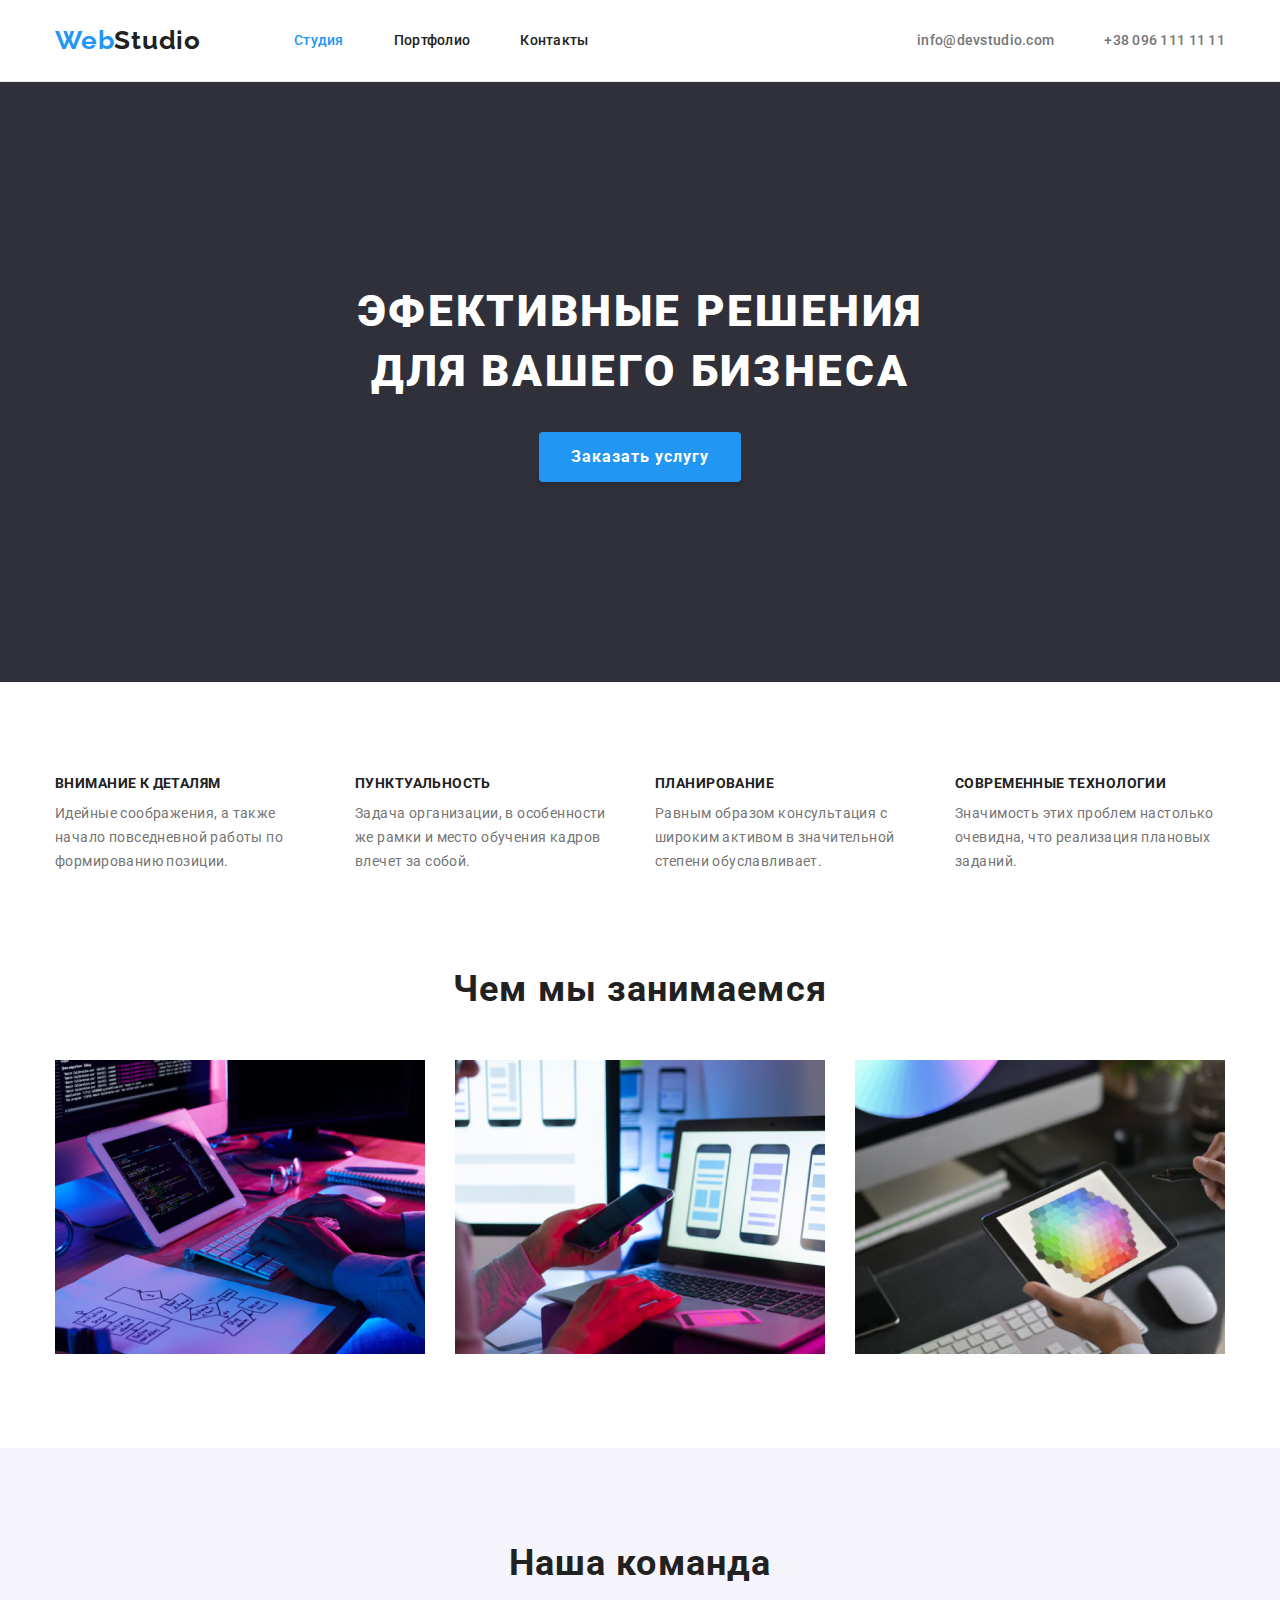
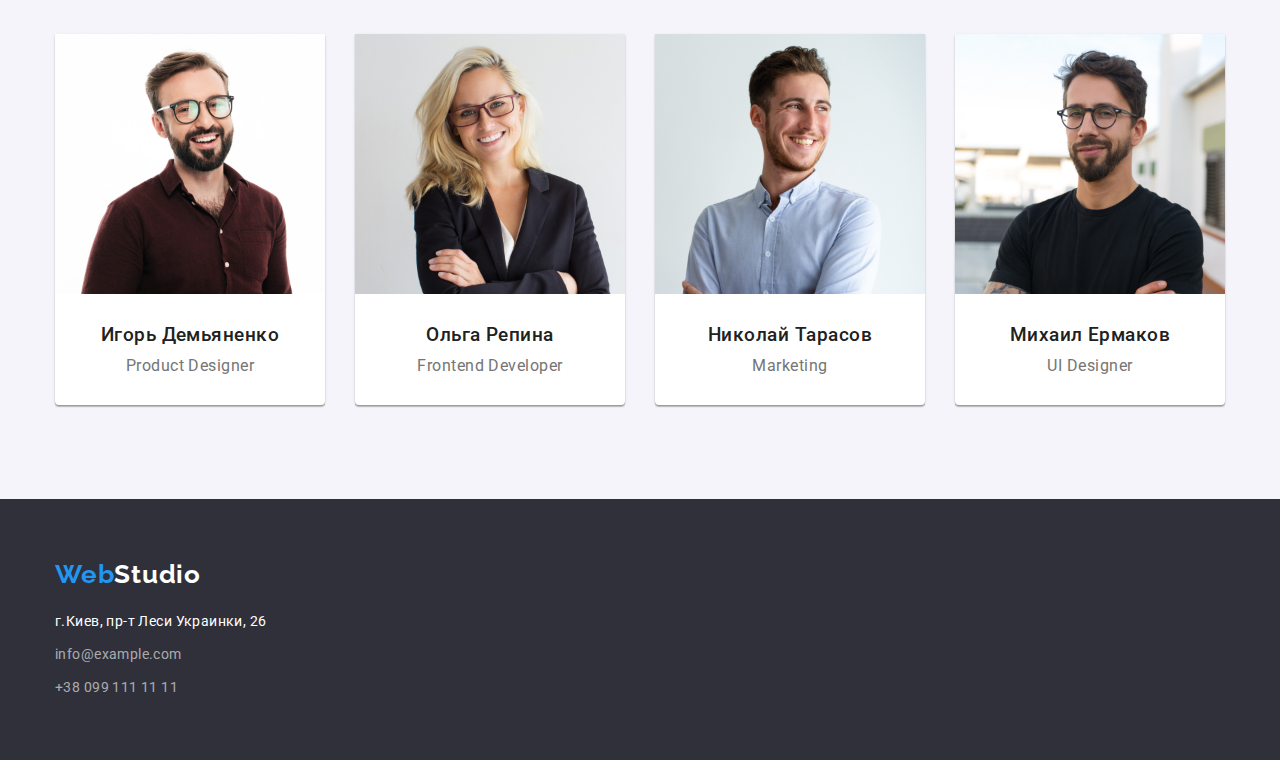
<file: index.html>
<!DOCTYPE html>
<html lang="ru">
  <head>
    <meta charset="UTF-8" />
    <meta name="viewport" content="width=device-width, initial-scale=1.0" />
    <link
      href="https://fonts.googleapis.com/css2?family=Raleway:wght@700&family=Roboto:wght@400;500;700;900&display=swap"
      rel="stylesheet"
    />
    <!-- подключаем normalize -->
    <link rel="stylesheet" href="./styles/normalize.css" />
    <!-- подключаем нашу таблицу стилей -->
    <link rel="stylesheet" href="./styles/styles.css" />
    <title>WebStudio</title>
  </head>
  <body>
    <!-- Header -->
    <header class="header">
      <!-- div container -->
      <div class="container flex">
        <!-- navigation -->
        <nav class="nav">
          <!-- Logo -->
          <a class="logo" href="./index.html">
            <span class="logo-head">Web</span>Studio</a
          >
          <!-- Main links -->
          <ul class="nav-links list">
            <li><a class="link current" href="./index.html">Студия</a></li>
            <li><a class="link" href="./portfolio.html">Портфолио</a></li>
            <li><a class="link" href="">Контакты</a></li>
          </ul>
        </nav>
        <!-- Contacts -->
        <ul class="contact list">
          <li>
            <a class="link" href="mailto:info@devstudio.com"
              >info&commat;devstudio.com</a
            >
          </li>
          <li>
            <a class="link" href="tel:+380961111111">+38 096 111 11 11</a>
          </li>
        </ul>
      </div>
    </header>
    <!-- Main -->
    <main>
      <!-- Hero section -->
      <section class="hero">
        <!-- div hero -->
        <div class="hero-container">
          <h1 class="hero-title">Эфективные решения для вашего бизнеса</h1>
          <a class="hero-button" href="">Заказать услугу</a>
        </div>
      </section>
      <!-- Our features section -->
      <section class="section features">
        <div class="container flex">
          <!-- h2 need to hide (заголовок для семантики нужно будет скрыть) -->
          <!-- <h2 class="hide-head">Our features</h2> -->
          <ul class="our-features list">
            <li>
              <h3 class="title">Внимание к деталям</h3>
              <p>
                Идейные соображения, а также начало повседневной работы по
                формированию позиции.
              </p>
            </li>
            <li>
              <h3 class="title">Пунктуальность</h3>
              <p>
                Задача организации, в особенности же рамки и место обучения
                кадров влечет за собой.
              </p>
            </li>
            <li>
              <h3 class="title">Планирование</h3>
              <p>
                Равным образом консультация с широким активом в значительной
                степени обуславливает.
              </p>
            </li>
            <li>
              <h3 class="title">Современные технологии</h3>
              <p>
                Значимость этих проблем настолько очевидна, что реализация
                плановых заданий.
              </p>
            </li>
          </ul>
        </div>
      </section>
      <!-- What we do section -->
      <section class="section what-we-do">
        <!-- div container -->
        <div class="container flex">
          <h2 class="section-title">Чем мы занимаемся</h2>
          <ul class="whatwedo-list list">
            <li>
              <img src="./img/some-img-1.jpg" alt="Desctop" width="370" />
            </li>
            <li><img src="./img/some-img-2.jpg" alt="Mobile" width="370" /></li>
            <li><img src="./img/some-img-3.jpg" alt="Tablet" width="370" /></li>
          </ul>
        </div>
      </section>
      <!-- Our team section -->
      <section class="section team">
        <!-- div container -->
        <div class="container flex">
          <h2 class="section-title">Наша команда</h2>
          <ul class="our-team list">
            <li>
              <img
                src="./img/Igor-Demyanenko.jpg"
                alt="Igor-Demyanenko"
                width="270"
              />
              <h3 class="title">Игорь Демьяненко</h3>
              <p lang="en">Product Designer</p>
            </li>
            <li>
              <img src="./img/Olha-Repina.jpg" alt="Olha-Repina" width="270" />
              <h3 class="title">Ольга Репина</h3>
              <p lang="en">Frontend Developer</p>
            </li>
            <li>
              <img
                src="./img/Nikolay-Tarasov.jpg"
                alt="Nikolay-Tarasov"
                width="270"
              />
              <h3 class="title">Николай Тарасов</h3>
              <p lang="en">Marketing</p>
            </li>
            <li>
              <img
                src="./img/Michail-Ermakov.jpg"
                alt="Michail-Ermakov"
                width="270"
              />
              <h3 class="title">Михаил Ермаков</h3>
              <p lang="en">UI Designer</p>
            </li>
          </ul>
        </div>
      </section>
    </main>
    <!-- Footer -->
    <footer class="footer">
      <!-- div container -->
      <div class="container flex">
        <!-- обертка лого+адресс -->
        <div class="div-address">
          <!-- Logo -->
          <a class="logo" href="./index.html">
            <span class="logo-head">Web</span>Studio</a
          >
          <!-- address -->
          <address class="address">
            <span class="street">г.Киев, пр-т Леси Украинки, 26</span><br />
            <!-- contacts -->
            <a class="link" href="mailto:info@example.com"
              >info&commat;example.com</a
            >
            <a class="link" href="tel:+380991111111">+38 099 111 11 11</a>
          </address>
        </div>
      </div>
    </footer>
  </body>
</html>
</file>
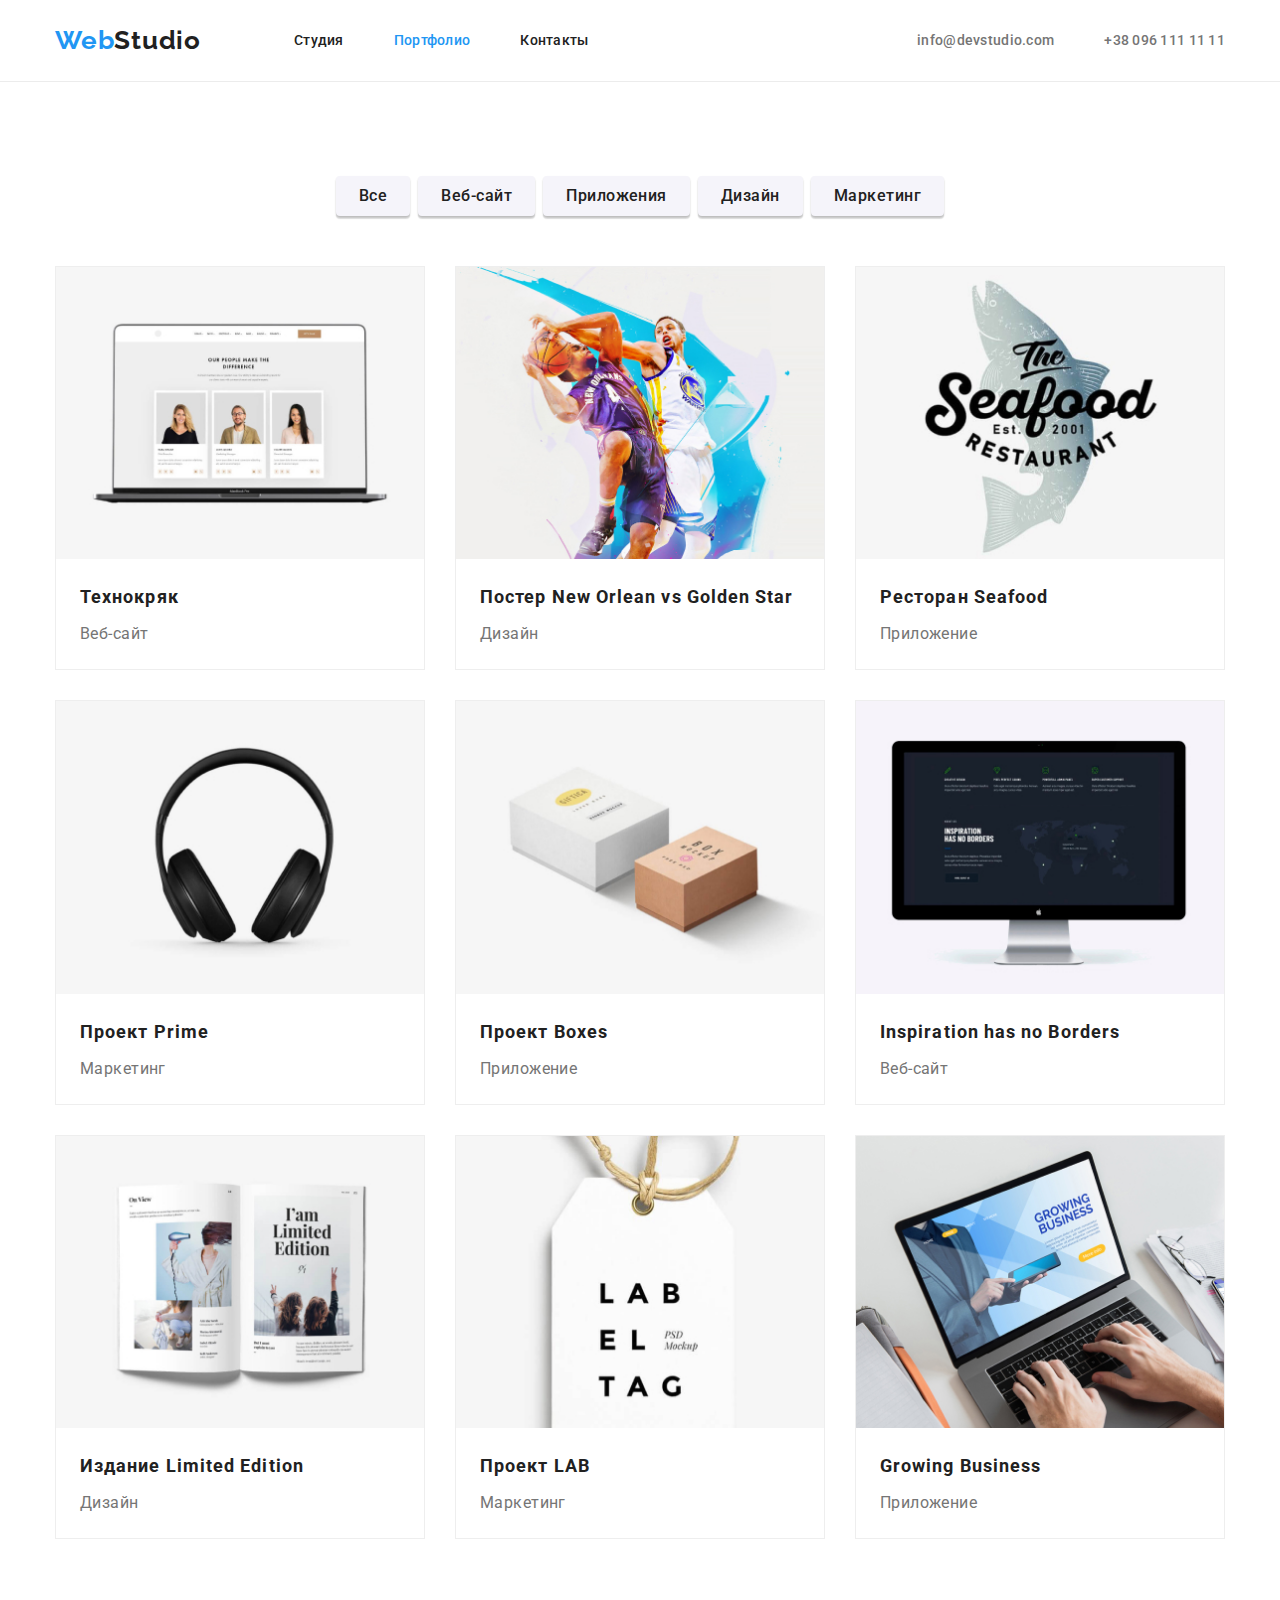
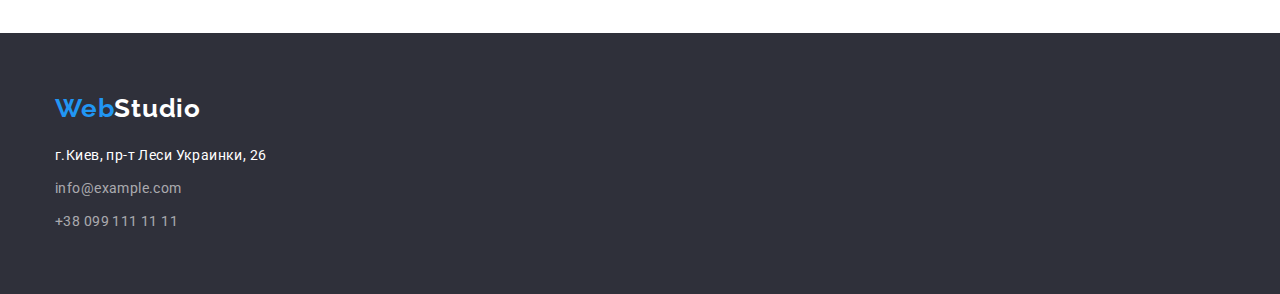
<file: portfolio.html>
<!DOCTYPE html>
<html lang="ru">
  <head>
    <meta charset="UTF-8" />
    <meta name="viewport" content="width=device-width, initial-scale=1.0" />
    <link
      href="https://fonts.googleapis.com/css2?family=Raleway:wght@700&family=Roboto:wght@400;500;700;900&display=swap"
      rel="stylesheet"
    />
    <!-- подключаем normalize -->
    <link rel="stylesheet" href="./styles/normalize.css" />
    <!-- подключаем нашу таблицу стилей -->
    <link rel="stylesheet" href="./styles/styles.css" />
    <title>WebStudio</title>
  </head>
  <body>
    <!-- Header -->
    <header class="header">
      <!-- div container -->
      <div class="container flex">
        <!-- navigation -->
        <nav class="nav">
          <!-- Logo -->
          <a class="logo" href="./index.html"
            ><span class="logo-head">Web</span>Studio</a
          >
          <!-- Main links -->
          <ul class="nav-links list">
            <li><a class="link" href="./index.html">Студия</a></li>
            <li>
              <a class="link current" href="./portfolio.html">Портфолио</a>
            </li>
            <li><a class="link" href="">Контакты</a></li>
          </ul>
        </nav>
        <!-- Contacts -->
        <ul class="contact list">
          <li>
            <a class="link" href="mailto:info@devstudio.com"
              >info&commat;devstudio.com</a
            >
          </li>
          <li>
            <a class="link" href="tel:+380961111111">+38 096 111 11 11</a>
          </li>
        </ul>
      </div>
    </header>
    <!-- Main -->
    <main class="main-portfolio">
      <!-- div filter -->
      <div class="container flex filter">
        <!-- h1 need to hide (заголовок для семантики нужно будет скрыть) -->
        <!-- <h1 class="hide-head">Портфолио WebStudio</h1> -->
        <!-- Button filter section-->

        <!-- h2 need to hide (Заголовок для семантики, нужно будет скрыть)  -->
        <!-- валидатор ругается из-за отсутствия этого заголовка -->
        <!-- <h2 class="hide-head">Фильтр</h2> -->
        <ul class="filter-list list">
          <li class="item">
            <button class="button" type="button">Все</button>
          </li>
          <li class="item">
            <button class="button" type="button">Веб-сайт</button>
          </li>
          <li class="item">
            <button class="button" type="button">Приложения</button>
          </li>
          <li class="item">
            <button class="button" type="button">Дизайн</button>
          </li>
          <li class="item">
            <button class="button" type="button">Маркетинг</button>
          </li>
        </ul>
      </div>
      <!-- Projects section -->
      <!-- div projects -->
      <div class="container projects flex">
        <!-- h2 need to hide (заголовок для семантики нужно будет скрыть)-->
        <!-- <h2 class="hide-head">Наши проекты</h2> -->
        <!-- list of projects -->
        <ul class="projects-list list">
          <li>
            <a class="projects-link" href="">
              <!-- картинка карточки -->
              <div class="card-img">
                <img
                  src="./img/technokryak.jpg"
                  alt="Three people on the laptop screen"
                  width="370"
                />
              </div>
              <!-- описание карточки -->
              <div class="card-title">
                <h3 class="title">Технокряк</h3>
                <p>Веб-сайт</p>
              </div>
            </a>
          </li>
          <li>
            <a class="projects-link" href="">
              <!-- картинка карточки -->
              <div class="card-img">
                <img
                  src="./img/poster-new-orlean.jpg"
                  alt="Two basketball players"
                  width="370"
                />
              </div>
              <!-- описание карточки -->
              <div class="card-title">
                <h3 class="title">Постер New Orlean vs Golden Star</h3>
                <p>Дизайн</p>
              </div>
            </a>
          </li>
          <li>
            <a class="projects-link" href="">
              <!-- картинка карточки -->
              <div class="card-img">
                <img
                  src="./img/restorant-seafood.jpg"
                  alt="Restaurant sign"
                  width="370"
                />
              </div>
              <!-- описание карточки -->
              <div class="card-title">
                <h3 class="title">Ресторан Seafood</h3>
                <p>Приложение</p>
              </div>
            </a>
          </li>
          <li>
            <a class="projects-link" href="">
              <!-- картинка карточки -->
              <div class="card-img">
                <img src="./img/project-prime.jpg" alt="headers" width="370" />
              </div>
              <!-- описание карточки -->
              <div class="card-title">
                <h3 class="title">Проект Prime</h3>
                <p>Маркетинг</p>
              </div>
            </a>
          </li>
          <li>
            <a class="projects-link" href="">
              <!-- картинка карточки -->
              <div class="card-img">
                <img
                  src="./img/project-boxes.jpg"
                  alt="Two boxes"
                  width="370"
                />
              </div>
              <!-- описание карточки -->
              <div class="card-title">
                <h3 class="title">Проект Boxes</h3>
                <p>Приложение</p>
              </div>
            </a>
          </li>
          <li>
            <a class="projects-link" href="">
              <!-- картинка карточки -->
              <div class="card-img">
                <img
                  src="./img/inspiration-no-borders.jpg"
                  alt="World map is displayed in the monitor"
                  width="370"
                />
              </div>
              <!-- описание карточки -->
              <div class="card-title">
                <h3 class="title">Inspiration has no Borders</h3>
                <p>Веб-сайт</p>
              </div>
            </a>
          </li>
          <li>
            <a class="projects-link" href="">
              <!-- картинка карточки -->
              <div class="card-img">
                <img
                  src="./img/limited-edition.jpg"
                  alt="Open book"
                  width="370"
                />
              </div>
              <!-- описание карточки -->
              <div class="card-title">
                <h3 class="title">Издание Limited Edition</h3>
                <p>Дизайн</p>
              </div>
            </a>
          </li>
          <li>
            <a class="projects-link" href="">
              <!-- картинка карточки -->
              <div class="card-img">
                <img
                  src="./img/project-lab.jpg"
                  alt="sign with text"
                  width="370"
                />
              </div>
              <!-- описание карточки -->
              <div class="card-title">
                <h3 class="title">Проект LAB</h3>
                <p>Маркетинг</p>
              </div>
            </a>
          </li>
          <li>
            <a class="projects-link" href="">
              <!-- картинка карточки -->
              <div class="card-img">
                <img
                  src="./img/growing-buisnes.jpg"
                  alt="hands on the laptop"
                  width="370"
                />
              </div>
              <!-- описание карточки -->
              <div class="card-title">
                <h3 class="title">Growing Business</h3>
                <p>Приложение</p>
              </div>
            </a>
          </li>
        </ul>
      </div>
    </main>
    <!-- footer -->
    <footer class="footer">
      <!-- div container -->
      <div class="container flex">
        <!-- обертка лого+адресс -->
        <div class="div-address">
          <!-- Logo -->
          <a class="logo" href=""><span class="logo-head">Web</span>Studio</a>
          <!-- address -->
          <address class="address">
            <span class="street">г.Киев, пр-т Леси Украинки, 26</span><br />
            <!-- contacts -->
            <a class="link" href="mailto:info@example.com"
              >info&commat;example.com</a
            >
            <a class="link" href="tel:+380991111111">+38 099 111 11 11</a>
          </address>
        </div>
      </div>
    </footer>
  </body>
</html>
</file>
<file: styles/styles.css>
/*
 палитра макета
 Основной цвет текста #757575;
 вторичный цвет #212121; 
 цвет акцент #2196F3;
 второй цвет текста #FFFFFF;
 цвет футер ссылки rgba(255, 255, 255, 0.6);
 
 вторичный цвет фона #2F303A;
 третий цвет фона #F5F4FA;
 
*/
/* устанавливаем тип блочной модели для документа */
html {
  box-sizing: border-box;
}

/* убрал аутлайн при фокусе */
*:focus {
  outline-style: none;
}

:root {
  --primary-text-color: #757575;
  --title-text-color: #212121;
  --accent-color: #2196f3;
  --white-color: #ffffff;

  --alt-bg-color: #f5f4fa;
  --secondary-bg-color: #2f303a;
  --footer-link-color: rgba(255, 255, 255, 0.6);
}
body {
  background-color: var(--white-color);
  color: var(--primary-text-color);
  font-family: "Roboto", sans-serif;
  font-weight: 400;
  font-size: 14px;
  line-height: 1.71;
  letter-spacing: 0.03em;
}
img {
  display: block;
  max-width: 100%;
  height: auto;
}
/* убираем подчеркивание у ссылок, включаем наследование от родителя*/
a {
  color: inherit;
  text-decoration: none;
}
/* убираем "точечки", марджины и левый паддинг в списках */
.list {
  list-style: none;
  margin: 0;
  padding-left: 0;
}
/* header */
.header {
  background-color: var(--white-color);
  font-weight: 500;
  font-size: 14px;
  line-height: 1.14;
  letter-spacing: 0.02em;
  /* добавлям линии согласно макета */
  border-top: 1px solid #fff;
  border-bottom: 1px solid #ececec;
}
/* создаем контейнер для контента */
.container,
.hero-container {
  width: 1200px;
  padding: 0 15px;

  margin: 0 auto;
}
/* создаем флекс элементы,
 даем возможность переноса элементов на другую строку */
.flex {
  display: flex;
  flex-wrap: wrap;
  /* background-color: teal; */
}
/* центрируем элементы в хедере по вертикали, 
 добавляем паддинги*/
.header {
  align-items: center;
  padding-top: 24px;
  padding-bottom: 25px;
}
/* элементы хедера превращаем во флекс элементы */
.nav,
.nav-links,
.contact {
  display: flex;
}
/* центрируем элементы */
.nav,
.contact {
  align-items: center;
}
/* раскрасим логотип */
.logo {
  margin-right: 93px;

  font-family: "Raleway", sans-serif;
  font-weight: 700;
  font-size: 26px;
  line-height: 1.2;
  letter-spacing: 0.03em;
}
.header .logo {
  color: var(--title-text-color);
}
.footer .logo {
  color: var(--white-color);
}
.logo-head {
  color: var(--accent-color);
}

/* навигация по сайту */
.nav-links li + li {
  margin-left: 50px;
}
/* расширяем зону активации ссылок в шапке для лучшего юзабилити */
.header .link {
  display: block;
  margin: 0;
  padding: 6px 0;
}
/* nav-links <a> определяем цвет навигации*/
.nav-links .link {
  color: var(--title-text-color);
}
/* header, footer links hover, focus цвет при наведении, фокусе  */
.nav-links .link.current,
.nav-links .link:hover,
.nav-links .link:focus,
.contact .link:hover,
.contact .link:focus,
.address .link:hover,
.address .link:focus {
  color: var(--accent-color);
}
/* контактная информация */
.contact {
  margin-left: auto;
}
.contact li + li {
  margin-left: 50px;
}
/* Секция героя */
/* центрируем текст в герое */
.hero {
  display: flex;
  flex-wrap: wrap;
  text-align: center;
  margin: 0 auto;
  padding: 200px 0;
}

/* hero, footer заливка фона*/
.hero,
.footer {
  background-color: var(--secondary-bg-color);
}

/* hero title заголовок. Убираем дефолтные марджины */
.hero-title {
  width: 600px;
  margin: 0 auto 30px;

  color: var(--white-color);
  font-weight: 900;
  font-size: 44px;
  line-height: 1.36;

  letter-spacing: 0.06em;
  text-transform: uppercase;
}
/* hero button кнопка */
.hero-button {
  display: inline-block;
  /* форма кнопки */
  min-width: 200px;
  min-height: 50px;
  padding: 10px 32px;

  box-shadow: 0px 4px 4px rgba(0, 0, 0, 0.15);
  border-radius: 4px;

  color: var(--white-color);
  background-color: var(--accent-color);
  font-weight: 700;
  font-size: 16px;
  line-height: 1.87;
  letter-spacing: 0.06em;
}
/* цвет при ховере, фокусе согласно макета */
.hero-button:hover,
.hero-button:focus {
  background-color: #188ce8;
}
/* hide title пока спрятаны заголовки белым цветом  */
.hide-head {
  color: var(--white-color);
}

/* Our features 
Наши особенности */
/* создаем объекты флекс и активируем возможность переноса строки для них */
.our-features,
.our-features li {
  display: flex;
  flex-wrap: wrap;
  margin: 0;
  padding-left: 0;
  text-align: left;
}
/* отступы между секциями */
.features {
  padding: 94px 0;
}
/* устанавливаем ширину контента для элементов */
.our-features li {
  width: calc((100% - 30px * 3) / 4);
}
/* задаем отступы между элементами, марджины */
.our-features li:not(:nth-child(4n + 1)) {
  margin-left: 30px;
}

/* features, our team, projects titles цвет текста заголовков*/
.our-features .title,
.our-team .title,
.projects .title {
  color: var(--title-text-color);
}
/* убираем марджины у абзацев */
.our-features p {
  margin: 0;
}
/* задаем шрифты, убираем дефолтные марджины  */
.our-features .title {
  margin: 0 0 10px 0;

  font-weight: 700;
  font-size: 14px;
  line-height: 1.14;
  letter-spacing: 0.03em;
  text-transform: uppercase;
}

/* What-we-do 
Чем мы занимаемся*/
/* section title заголовок: шрифты, убираем дефолтные марджины*/
.section-title {
  margin: 0 auto 50px;
  /* margin-bottom: 50px;
  margin-left: auto;
  margin-right: auto; */
  color: var(--title-text-color);
  font-weight: 700;
  font-size: 36px;
  line-height: 1.17;
  text-align: center;
  letter-spacing: 0.03em;
}
/* делаем из спимков-элементов флекс элементы, 
включаем перенос строки для них,
убираем дефолтные значения марджина и паддинга*/
.whatwedo-list,
.our-team {
  display: flex;
  flex-wrap: wrap;
  margin-top: 0;
  margin-bottom: 0;
  padding-left: 0;
}
/* отступ до следующей секции */
.what-we-do {
  padding-bottom: 94px;
}
/* устанавливаем ширину контента */
.whatwedo-list li {
  width: calc((100% - 30px * 2) / 3);
}
/* задаем отступы между элементами контента марджины*/
.whatwedo-list li:not(:nth-child(3n + 1)) {
  margin-left: 30px;
}

/* Our team */
/* флекс элементы списку задали ранее */
/* задаем шрифт и цвет секции */
/* задаем отступ до секций соседей */
.section.team {
  padding: 94px 0;
  background-color: var(--alt-bg-color);
  font-size: 16px;
  line-height: 1.19;
  letter-spacing: 0.03em;
}

/* задаем ширину контента, тень карточке,и ориентацию текста */
.our-team li {
  width: calc((100% - 30px * 3) / 4);
  background-color: var(--white-color);
  box-shadow: 0px 1px 3px rgba(0, 0, 0, 0.12), 0px 1px 1px rgba(0, 0, 0, 0.14),
    0px 2px 1px rgba(0, 0, 0, 0.2);
  border-radius: 0px 0px 4px 4px;
  text-align: center;
}
/* задаем каждому не первому в строке элементу левый марджин */
.our-team li:not(:nth-child(4n + 1)) {
  margin-left: 30px;
}
/* our team title font,
 задаем марджин до картинки и до абзаца*/
.our-team .title {
  margin: 30px 0 10px;

  font-weight: 500;
}
/* отступ для формы карточки */
.our-team p {
  margin: 0;
  padding-bottom: 30px;
}

/* footer */
/* задаем отступы для футера */
.footer {
  padding: 60px 0;
}
/* делаем контент лого+адресс шириной на четверть от ширины страницы */
.div-address {
  display: flex;
  flex-wrap: wrap;
  width: calc((100% - 30px * 3) / 4);
}
/* убираем дефолтные отступы не полагаемся на наследование */
.footer .logo {
  margin: 0 auto 20px 0;
}
/* убираем дефолтные отступы не полагаемся на наследование */
.address {
  width: 220px;
  margin: 0 auto 0 0;
}
/* задаем ссылкам вертикальные отступы */
.address a {
  display: block;
  margin: 9px 0 0;
}

/* задаем фильтрбоксу вертикальные отступы 
с центрированием элементов по горизонтали*/
.container.filter {
  padding: 94px 0 50px;
  justify-content: center;
}
.filter-list {
  display: flex;
  flex-wrap: wrap;
}
/* filter button задаем шрифты и геометрию кнопок */
.button {
  padding: 6px 22px;
  border: 1px solid transparent;
  border-radius: 4px;
  box-shadow: 0px 3px 1px rgba(0, 0, 0, 0.1), 0px 1px 2px rgba(0, 0, 0, 0.08),
    0px 2px 2px rgba(0, 0, 0, 0.12);

  color: var(--title-text-color);
  background-color: var(--alt-bg-color);
  font-family: inherit;
  font-style: normal;
  font-weight: 500;
  font-size: 16px;
  line-height: 1.62;
  letter-spacing: 0.03em;
}
/* задаем отступы для всех кроме последней кнопок*/
.filter-list .item:not(:last-child) {
  margin-right: 8px;
}
/* окраска при ховере фокусе */
.button:hover,
.button:focus {
  color: var(--white-color);
  background-color: var(--accent-color);
}

/* projects list Лист с проектами*/
.container.projects {
  padding-bottom: 94px;
}
/* делаем из списка флекс элемент 
с возможностью переноса на другую строку */
.projects-list,
.projects-list li {
  display: flex;
  flex-wrap: wrap;
}
/* задаем ширину контента для 3 элементов в строке */
.projects-list li {
  width: calc((100% - 30px * 2) / 3);
  background-color: var(--white-color);
  border: 1px solid #eeeeee;
}

/* задаем позицию текста, и отступы описанию карточки */
.card-title {
  margin: 0;
  padding: 20px 24px;
  text-align: left;
}
/* убираем дефолтные отступы */
/* задаем отступ снизу заголовку карточки */
.projects-link .title {
  margin-top: 0;
  margin-bottom: 4px;
}
/* убираем дефолтные отступы */
.projects-link p {
  margin: 0;
}

/* каждый не первый из трех элементов li будет отодвигаться от левого соседа на 30 пикселей */
.projects li:not(:nth-child(3n + 1)) {
  margin-left: 30px;
  /* border: 1px solid tomato; */
}
/* каждый после третьего элемент li будет отодвигаться от верхней строки на 30 пикселей */
.projects li:nth-child(n + 4) {
  margin-top: 30px;
}

/* footer */
.address {
  color: var(--white-color);
  font-style: normal;
}
.street {
  color: var(--white-color);
  font-style: normal;
}
/* footer contacts links */
.address a {
  color: var(--footer-link-color);
  font-style: normal;
}
/* portfolio projects задаем основной шрифт списка проектов */
.projects-list {
  font-size: 16px;
  line-height: 1.87;
}
/* projects title */
.projects-list .title {
  font-weight: 700;
  font-size: 18px;
  line-height: 2;
  letter-spacing: 0.06em;
}
</file>
